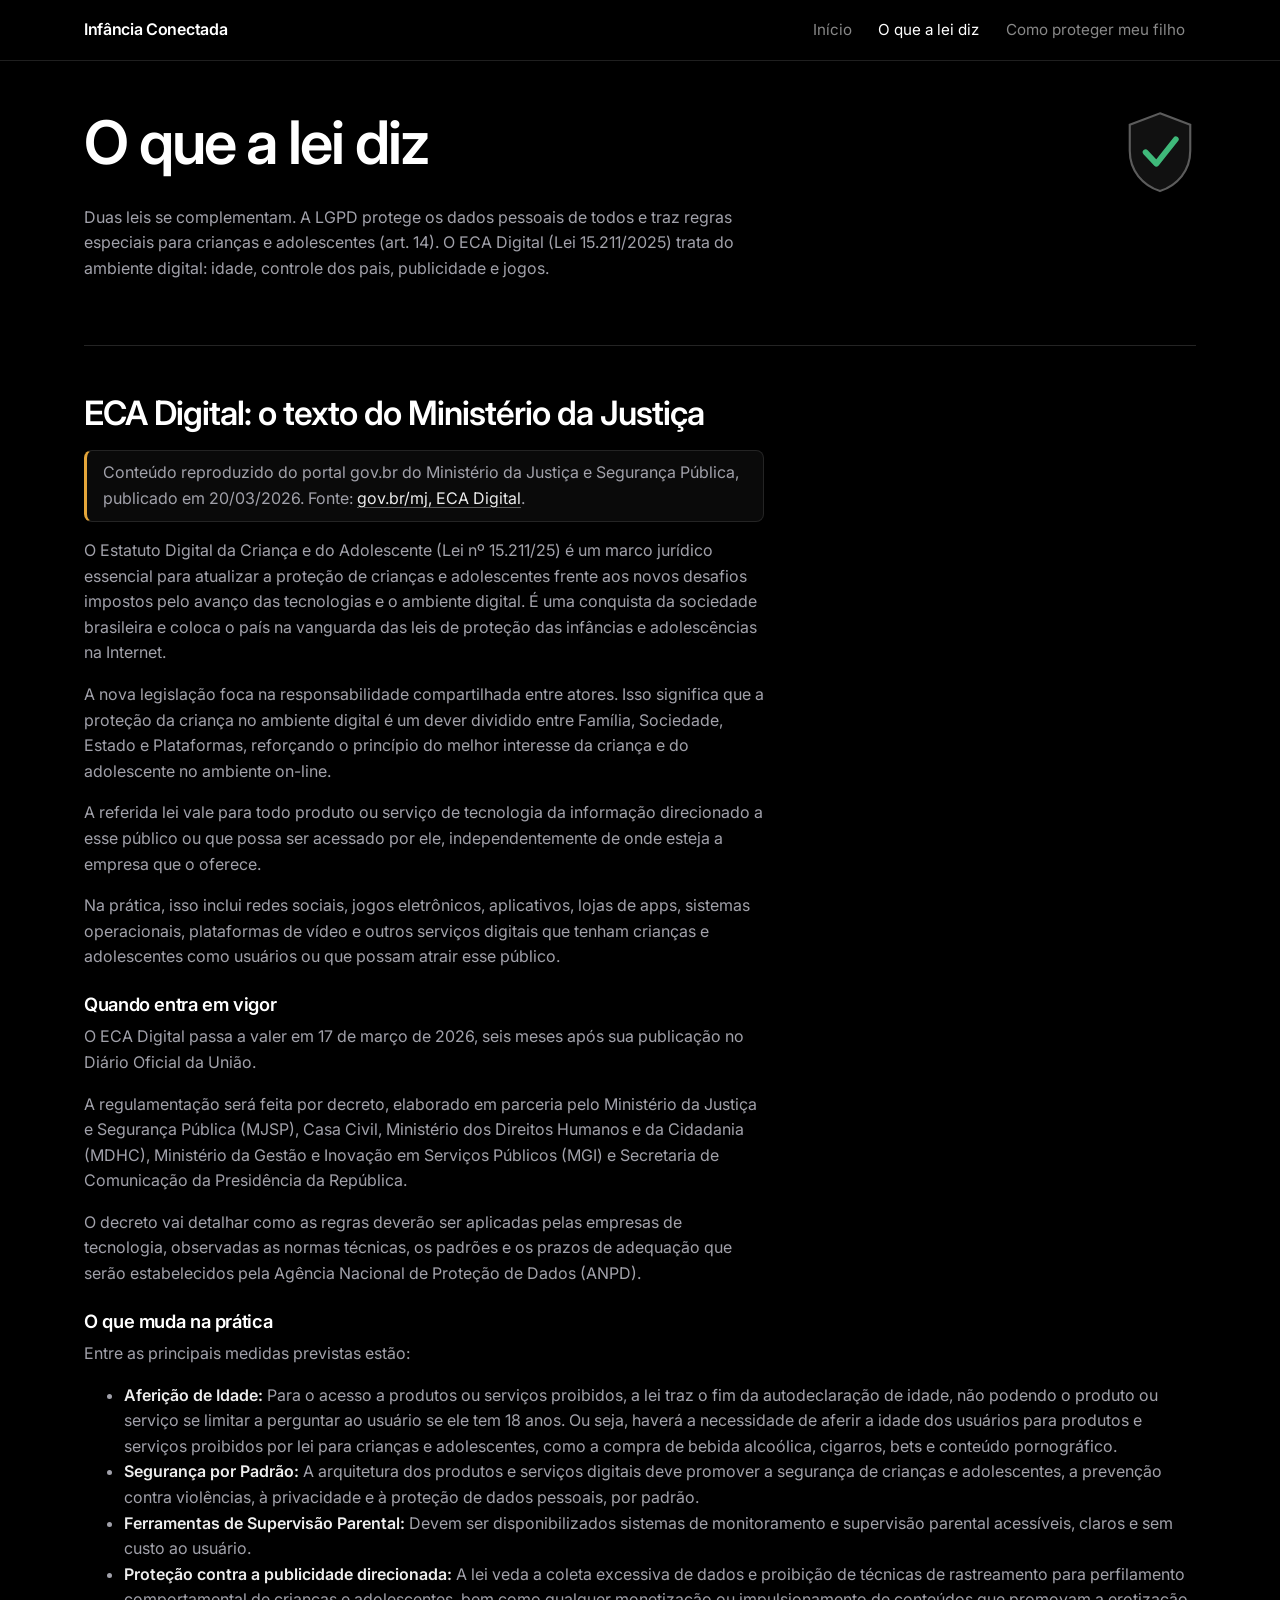
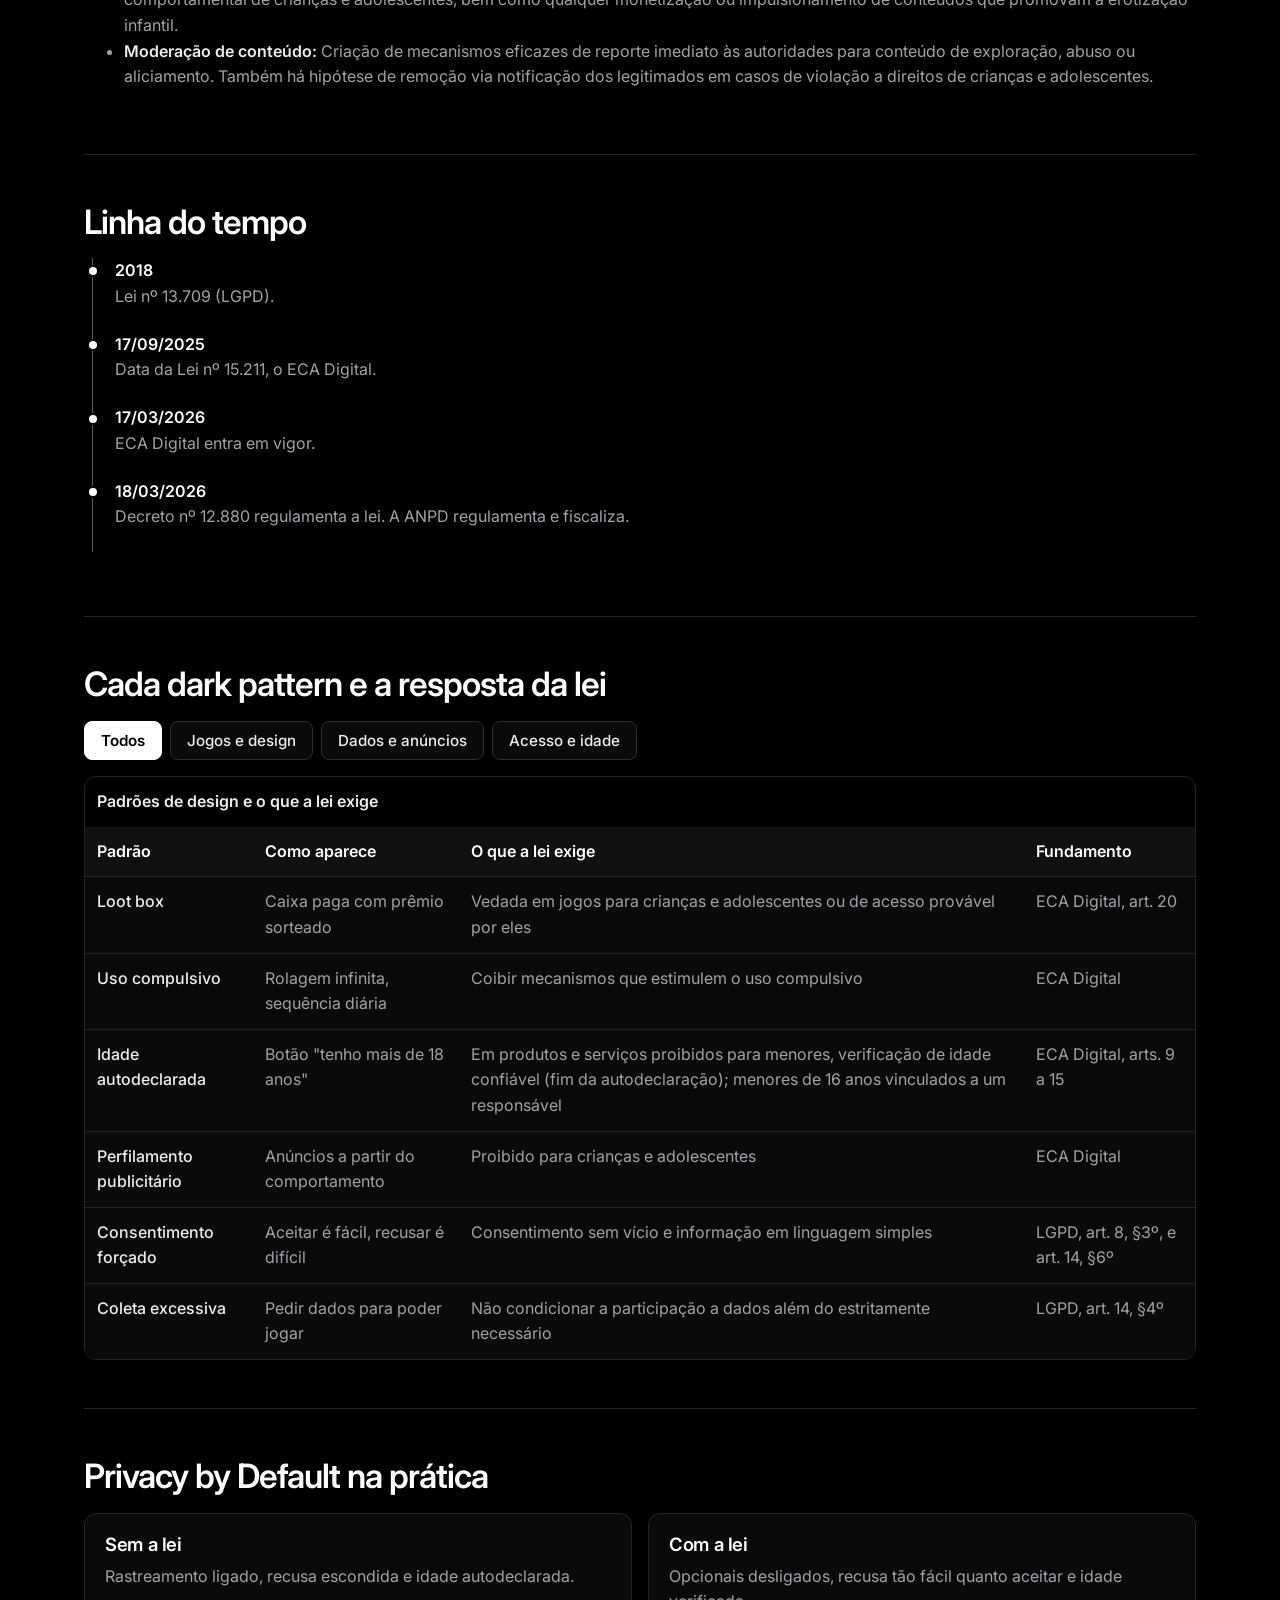
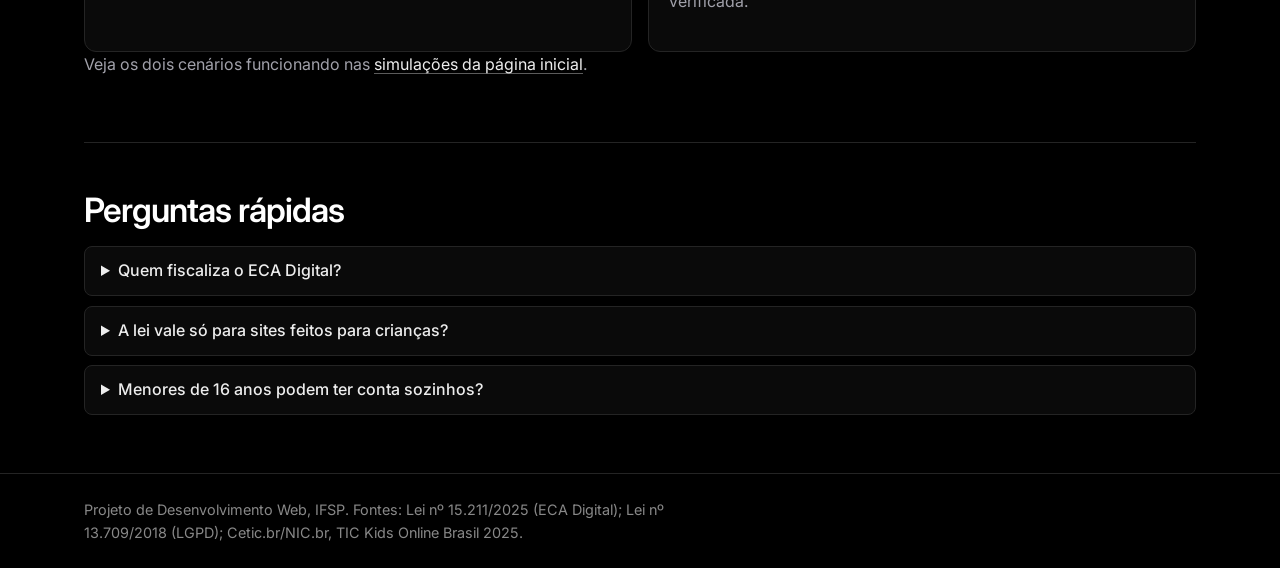
<file: law.html>
<!doctype html>
<html lang="pt-BR">
  <head>
    <meta charset="utf-8" />
    <meta name="viewport" content="width=device-width, initial-scale=1" />
    <meta name="color-scheme" content="dark" />
    <meta name="theme-color" content="#000000" />
    <title>O que a lei diz | Infância Conectada</title>
    <link rel="icon" type="image/png" href="assets/img/icon/shield.png" />
    <link rel="apple-touch-icon" href="assets/img/icon/shield.png" />
    <link rel="preconnect" href="https://fonts.googleapis.com" />
    <link rel="preconnect" href="https://fonts.gstatic.com" crossorigin />
    <link rel="stylesheet" href="https://fonts.googleapis.com/css2?family=Inter:wght@400;500;600;700&amp;display=swap" />
    <link rel="stylesheet" href="css/tokens.css" />
    <link rel="stylesheet" href="css/base.css" />
    <link rel="stylesheet" href="css/law.css" />
  </head>
  <body>
    <a class="skip" href="#main">Pular para o conteúdo</a>
    <header class="site-header">
      <div class="container bar">
        <a class="logo" href="index.html">Infância Conectada</a>
        <button type="button" class="menu-button" aria-expanded="false" aria-controls="menu">Menu</button>
        <nav aria-label="Principal">
          <ul id="menu">
            <li><a href="index.html">Início</a></li>
            <li><a href="law.html" aria-current="page">O que a lei diz</a></li>
            <li><a href="proteger.html">Como proteger meu filho</a></li>
          </ul>
        </nav>
      </div>
    </header>
    <main id="main">
      <div class="container">
        <section aria-labelledby="h-law">
          <svg
            class="shield"
            viewBox="0 0 100 120"
            role="img"
            aria-labelledby="shield-title"
          >
            <title id="shield-title">Escudo de proteção</title>
            <path
              class="shield-body"
              d="M50 6 L92 22 V58 C92 86 74 106 50 114 C26 106 8 86 8 58 V22 Z"
            />
            <path class="shield-check" d="M30 60 L45 76 L72 42" />
          </svg>
          <h1 id="h-law">O que a lei diz</h1>
          <p>
            Duas leis se complementam. A LGPD protege os dados pessoais de todos
            e traz regras especiais para crianças e adolescentes (art. 14). O
            ECA Digital (Lei 15.211/2025) trata do ambiente digital: idade,
            controle dos pais, publicidade e jogos.
          </p>
        </section>
        <section aria-labelledby="h-official">
          <h2 id="h-official">ECA Digital: o texto do Ministério da Justiça</h2>
          <p class="notice">
            Conteúdo reproduzido do portal gov.br do Ministério da Justiça e
            Segurança Pública, publicado em 20/03/2026. Fonte:
            <a
              href="https://www.gov.br/mj/pt-br/assuntos/sua-protecao/sedigi/eca-digital/eca-digital-1"
              >gov.br/mj, ECA Digital</a
            >.
          </p>
          <article>
            <p>
              O Estatuto Digital da Criança e do Adolescente (Lei nº 15.211/25)
              é um marco jurídico essencial para atualizar a proteção de
              crianças e adolescentes frente aos novos desafios impostos pelo
              avanço das tecnologias e o ambiente digital. É uma conquista da
              sociedade brasileira e coloca o país na vanguarda das leis de
              proteção das infâncias e adolescências na Internet.
            </p>
            <p>
              A nova legislação foca na responsabilidade compartilhada entre
              atores. Isso significa que a proteção da criança no ambiente
              digital é um dever dividido entre Família, Sociedade, Estado e
              Plataformas, reforçando o princípio do melhor interesse da criança
              e do adolescente no ambiente on-line.
            </p>
            <p>
              A referida lei vale para todo produto ou serviço de tecnologia da
              informação direcionado a esse público ou que possa ser acessado
              por ele, independentemente de onde esteja a empresa que o oferece.
            </p>
            <p>
              Na prática, isso inclui redes sociais, jogos eletrônicos,
              aplicativos, lojas de apps, sistemas operacionais, plataformas de
              vídeo e outros serviços digitais que tenham crianças e
              adolescentes como usuários ou que possam atrair esse público.
            </p>
            <h3>Quando entra em vigor</h3>
            <p>
              O ECA Digital passa a valer em 17 de março de 2026, seis meses
              após sua publicação no Diário Oficial da União.
            </p>
            <p>
              A regulamentação será feita por decreto, elaborado em parceria
              pelo Ministério da Justiça e Segurança Pública (MJSP), Casa Civil,
              Ministério dos Direitos Humanos e da Cidadania (MDHC), Ministério
              da Gestão e Inovação em Serviços Públicos (MGI) e Secretaria de
              Comunicação da Presidência da República.
            </p>
            <p>
              O decreto vai detalhar como as regras deverão ser aplicadas pelas
              empresas de tecnologia, observadas as normas técnicas, os padrões
              e os prazos de adequação que serão estabelecidos pela Agência
              Nacional de Proteção de Dados (ANPD).
            </p>
            <h3>O que muda na prática</h3>
            <p>Entre as principais medidas previstas estão:</p>
            <ul>
              <li>
                <strong>Aferição de Idade:</strong> Para o acesso a produtos ou
                serviços proibidos, a lei traz o fim da autodeclaração de idade,
                não podendo o produto ou serviço se limitar a perguntar ao
                usuário se ele tem 18 anos. Ou seja, haverá a necessidade de
                aferir a idade dos usuários para produtos e serviços proibidos
                por lei para crianças e adolescentes, como a compra de bebida
                alcoólica, cigarros, bets e conteúdo pornográfico.
              </li>
              <li>
                <strong>Segurança por Padrão:</strong> A arquitetura dos
                produtos e serviços digitais deve promover a segurança de
                crianças e adolescentes, a prevenção contra violências, à
                privacidade e à proteção de dados pessoais, por padrão.
              </li>
              <li>
                <strong>Ferramentas de Supervisão Parental:</strong> Devem ser
                disponibilizados sistemas de monitoramento e supervisão parental
                acessíveis, claros e sem custo ao usuário.
              </li>
              <li>
                <strong>Proteção contra a publicidade direcionada:</strong> A
                lei veda a coleta excessiva de dados e proibição de técnicas de
                rastreamento para perfilamento comportamental de crianças e
                adolescentes, bem como qualquer monetização ou impulsionamento
                de conteúdos que promovam a erotização infantil.
              </li>
              <li>
                <strong>Moderação de conteúdo:</strong> Criação de mecanismos
                eficazes de reporte imediato às autoridades para conteúdo de
                exploração, abuso ou aliciamento. Também há hipótese de remoção
                via notificação dos legitimados em casos de violação a direitos
                de crianças e adolescentes.
              </li>
            </ul>
          </article>
        </section>
        <section aria-labelledby="h-tl">
          <h2 id="h-tl">Linha do tempo</h2>
          <ol class="timeline">
            <li><time>2018</time><br />Lei nº 13.709 (LGPD).</li>
            <li>
              <time>17/09/2025</time><br />Data da Lei nº 15.211, o ECA Digital.
            </li>
            <li><time>17/03/2026</time><br />ECA Digital entra em vigor.</li>
            <li>
              <time>18/03/2026</time><br />Decreto nº 12.880 regulamenta a lei.
              A ANPD regulamenta e fiscaliza.
            </li>
          </ol>
        </section>
        <section aria-labelledby="h-tab">
          <h2 id="h-tab">Cada dark pattern e a resposta da lei</h2>
          <div class="filters" role="group" aria-label="Filtrar por tema">
            <button type="button" data-category="all" aria-pressed="true">
              Todos
            </button>
            <button type="button" data-category="games" aria-pressed="false">
              Jogos e design
            </button>
            <button type="button" data-category="data" aria-pressed="false">
              Dados e anúncios
            </button>
            <button type="button" data-category="access" aria-pressed="false">
              Acesso e idade
            </button>
          </div>
          <div class="table-scroll">
            <table>
              <caption>
                Padrões de design e o que a lei exige
              </caption>
              <thead>
                <tr>
                  <th scope="col">Padrão</th>
                  <th scope="col">Como aparece</th>
                  <th scope="col">O que a lei exige</th>
                  <th scope="col">Fundamento</th>
                </tr>
              </thead>
              <tbody>
                <tr data-category="games">
                  <td>Loot box</td>
                  <td>Caixa paga com prêmio sorteado</td>
                  <td>
                    Vedada em jogos para crianças e adolescentes ou de acesso
                    provável por eles
                  </td>
                  <td>ECA Digital, art. 20</td>
                </tr>
                <tr data-category="games">
                  <td>Uso compulsivo</td>
                  <td>Rolagem infinita, sequência diária</td>
                  <td>Coibir mecanismos que estimulem o uso compulsivo</td>
                  <td>ECA Digital</td>
                </tr>
                <tr data-category="access">
                  <td>Idade autodeclarada</td>
                  <td>Botão "tenho mais de 18 anos"</td>
                  <td>
                    Em produtos e serviços proibidos para menores, verificação
                    de idade confiável (fim da autodeclaração); menores de 16
                    anos vinculados a um responsável
                  </td>
                  <td>ECA Digital, arts. 9 a 15</td>
                </tr>
                <tr data-category="data">
                  <td>Perfilamento publicitário</td>
                  <td>Anúncios a partir do comportamento</td>
                  <td>Proibido para crianças e adolescentes</td>
                  <td>ECA Digital</td>
                </tr>
                <tr data-category="data">
                  <td>Consentimento forçado</td>
                  <td>Aceitar é fácil, recusar é difícil</td>
                  <td>
                    Consentimento sem vício e informação em linguagem simples
                  </td>
                  <td>LGPD, art. 8, §3º, e art. 14, §6º</td>
                </tr>
                <tr data-category="data">
                  <td>Coleta excessiva</td>
                  <td>Pedir dados para poder jogar</td>
                  <td>
                    Não condicionar a participação a dados além do estritamente
                    necessário
                  </td>
                  <td>LGPD, art. 14, §4º</td>
                </tr>
              </tbody>
            </table>
          </div>
        </section>
        <section aria-labelledby="h-pd">
          <h2 id="h-pd">Privacy by Default na prática</h2>
          <div class="grid">
            <article class="card">
              <h3>Sem a lei</h3>
              <p>
                Rastreamento ligado, recusa escondida e idade autodeclarada.
              </p>
            </article>
            <article class="card">
              <h3>Com a lei</h3>
              <p>
                Opcionais desligados, recusa tão fácil quanto aceitar e idade
                verificada.
              </p>
            </article>
          </div>
          <p>Veja os dois cenários funcionando nas <a href="index.html#simulacoes">simulações da página inicial</a>.</p>
        </section>
        <section aria-labelledby="h-faq">
          <h2 id="h-faq">Perguntas rápidas</h2>
          <details>
            <summary>Quem fiscaliza o ECA Digital?</summary>
            <p>
              A ANPD, que pode aplicar multas e suspender ou proibir atividades
              no Brasil.
            </p>
          </details>
          <details>
            <summary>A lei vale só para sites feitos para crianças?</summary>
            <p>
              Vale também para produtos e serviços de acesso provável por
              crianças e adolescentes.
            </p>
          </details>
          <details>
            <summary>Menores de 16 anos podem ter conta sozinhos?</summary>
            <p>O perfil precisa estar vinculado à conta de um responsável.</p>
          </details>
        </section>
      </div>
    </main>
    <footer class="site-footer">
      <div class="container">
        <p>Projeto de Desenvolvimento Web, IFSP. Fontes: Lei nº 15.211/2025 (ECA Digital); Lei nº 13.709/2018 (LGPD); Cetic.br/NIC.br, TIC Kids Online Brasil 2025.</p>
      </div>
    </footer>
    <script defer src="js/core/storage.js"></script>
    <script defer src="js/core/nav.js"></script>
    <script defer src="js/law.js"></script>
  </body>
</html>
</file>
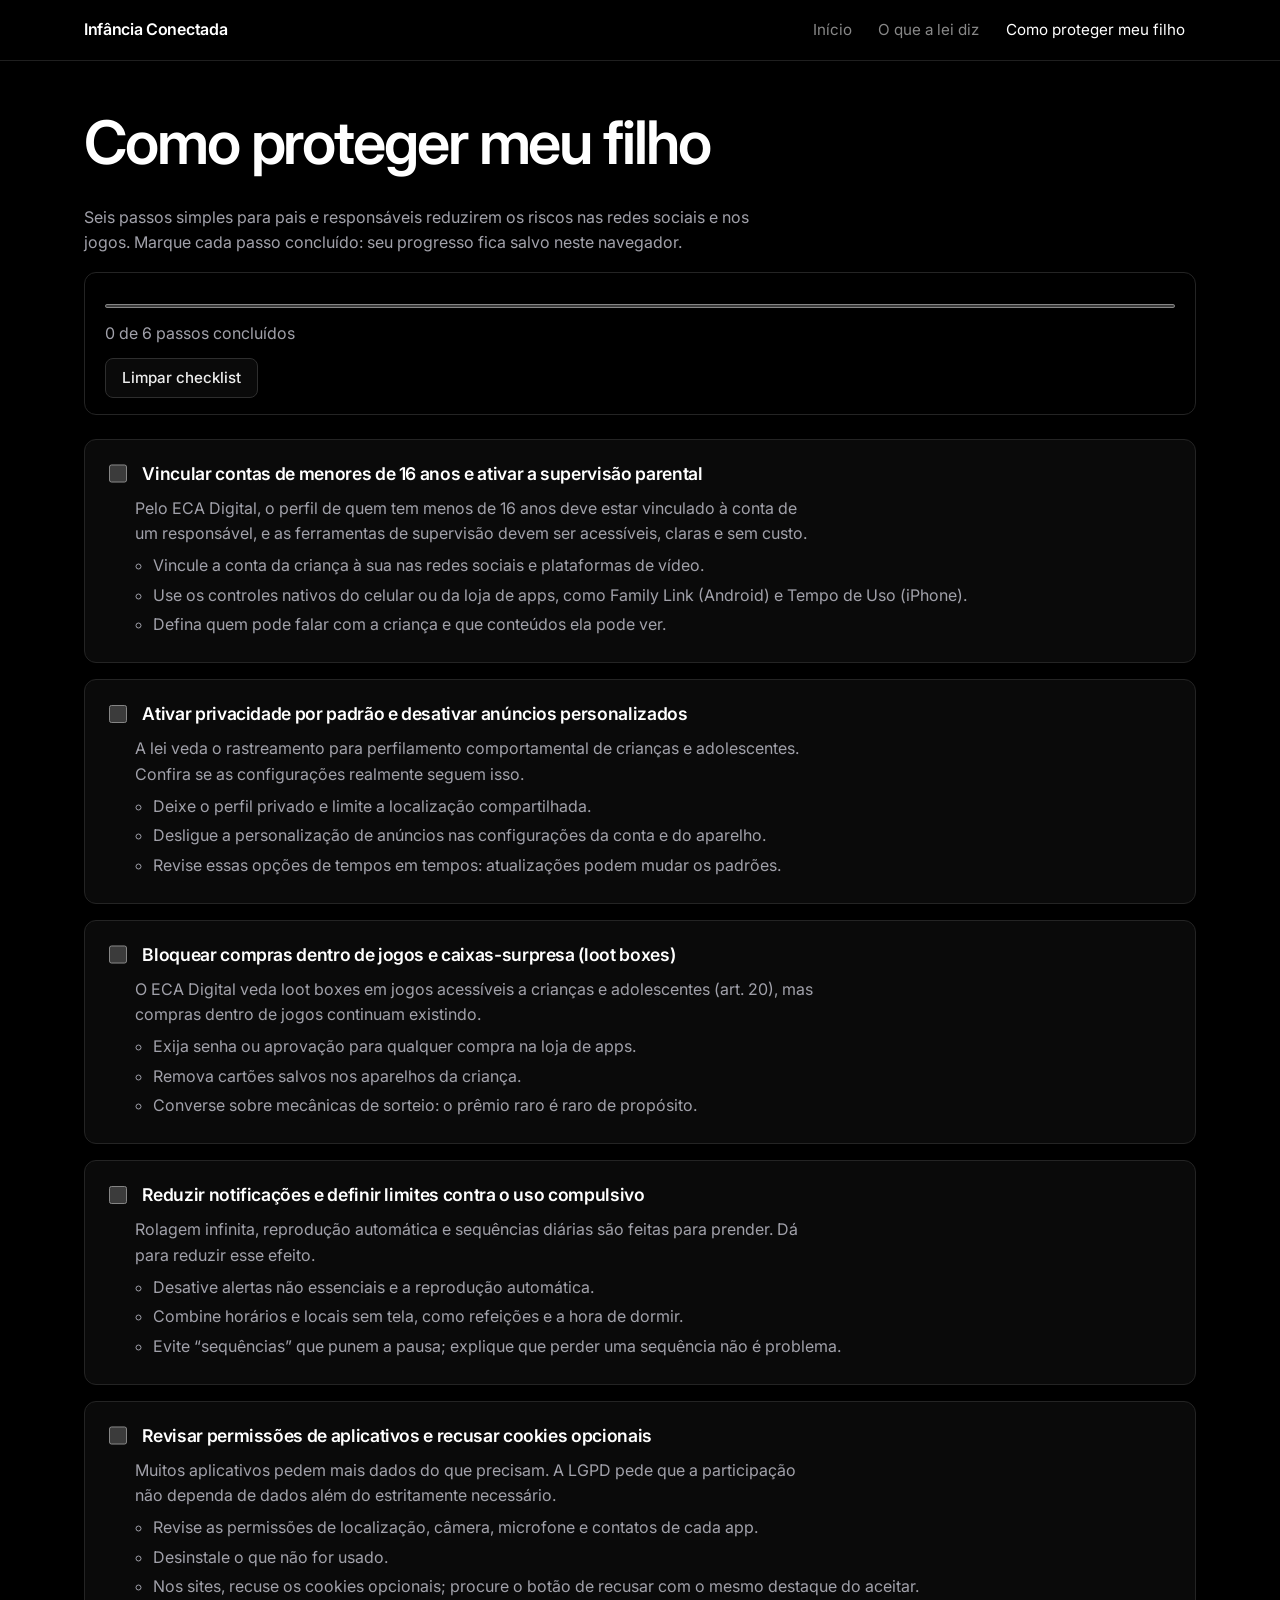
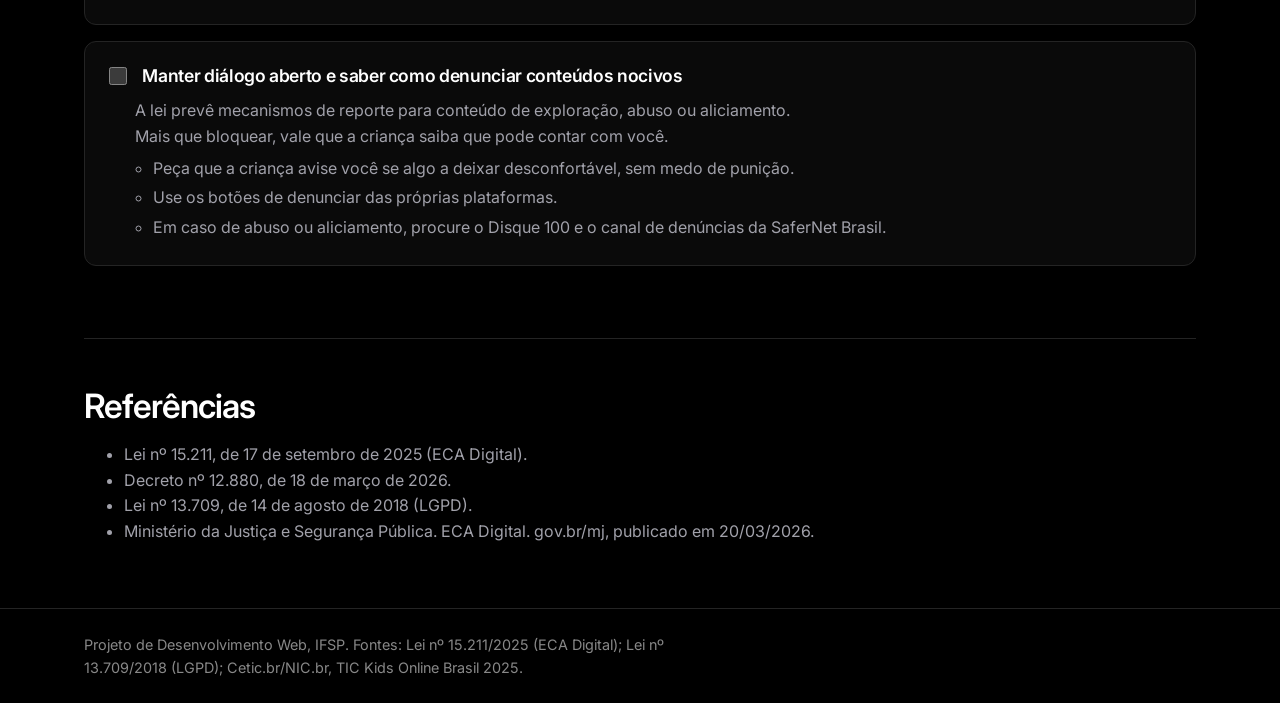
<file: proteger.html>
<!doctype html>
<html lang="pt-BR">
  <head>
    <meta charset="utf-8" />
    <meta name="viewport" content="width=device-width, initial-scale=1" />
    <meta name="color-scheme" content="dark" />
    <meta name="theme-color" content="#000000" />
    <title>Como proteger meu filho | Infância Conectada</title>
    <link rel="icon" type="image/png" href="assets/img/icon/checked.png" />
    <link rel="apple-touch-icon" href="assets/img/icon/checked.png" />
    <link rel="preconnect" href="https://fonts.googleapis.com" />
    <link rel="preconnect" href="https://fonts.gstatic.com" crossorigin />
    <link rel="stylesheet" href="https://fonts.googleapis.com/css2?family=Inter:wght@400;500;600;700&amp;display=swap" />
    <link rel="stylesheet" href="css/tokens.css" />
    <link rel="stylesheet" href="css/base.css" />
    <link rel="stylesheet" href="css/proteger.css" />
  </head>
  <body>
    <a class="skip" href="#main">Pular para o conteúdo</a>
    <header class="site-header">
      <div class="container bar">
        <a class="logo" href="index.html">Infância Conectada</a>
        <button type="button" class="menu-button" aria-expanded="false" aria-controls="menu">Menu</button>
        <nav aria-label="Principal">
          <ul id="menu">
            <li><a href="index.html">Início</a></li>
            <li><a href="law.html">O que a lei diz</a></li>
            <li><a href="proteger.html" aria-current="page">Como proteger meu filho</a></li>
          </ul>
        </nav>
      </div>
    </header>
    <main id="main">
      <div class="container">
        <section aria-labelledby="h-prot">
          <h1 id="h-prot">Como proteger meu filho</h1>
          <p>Seis passos simples para pais e responsáveis reduzirem os riscos nas redes sociais e nos jogos. Marque cada passo concluído: seu progresso fica salvo neste navegador.</p>
          <div class="check-panel">
            <progress id="check-progress" max="6" value="0" aria-labelledby="check-label"></progress>
            <p id="check-label" aria-live="polite">0 de 6 passos concluídos</p>
            <button type="button" id="check-clear">Limpar checklist</button>
          </div>
          <ol class="steps">
          <li class="step">
            <label class="step-check"><input type="checkbox" data-step="1" /> <span class="step-title">Vincular contas de menores de 16 anos e ativar a supervisão parental</span></label>
            <p>Pelo ECA Digital, o perfil de quem tem menos de 16 anos deve estar vinculado à conta de um responsável, e as ferramentas de supervisão devem ser acessíveis, claras e sem custo.</p>
            <ul>
              <li>Vincule a conta da criança à sua nas redes sociais e plataformas de vídeo.</li>
              <li>Use os controles nativos do celular ou da loja de apps, como Family Link (Android) e Tempo de Uso (iPhone).</li>
              <li>Defina quem pode falar com a criança e que conteúdos ela pode ver.</li>
            </ul>
          </li>
          <li class="step">
            <label class="step-check"><input type="checkbox" data-step="2" /> <span class="step-title">Ativar privacidade por padrão e desativar anúncios personalizados</span></label>
            <p>A lei veda o rastreamento para perfilamento comportamental de crianças e adolescentes. Confira se as configurações realmente seguem isso.</p>
            <ul>
              <li>Deixe o perfil privado e limite a localização compartilhada.</li>
              <li>Desligue a personalização de anúncios nas configurações da conta e do aparelho.</li>
              <li>Revise essas opções de tempos em tempos: atualizações podem mudar os padrões.</li>
            </ul>
          </li>
          <li class="step">
            <label class="step-check"><input type="checkbox" data-step="3" /> <span class="step-title">Bloquear compras dentro de jogos e caixas-surpresa (loot boxes)</span></label>
            <p>O ECA Digital veda loot boxes em jogos acessíveis a crianças e adolescentes (art. 20), mas compras dentro de jogos continuam existindo.</p>
            <ul>
              <li>Exija senha ou aprovação para qualquer compra na loja de apps.</li>
              <li>Remova cartões salvos nos aparelhos da criança.</li>
              <li>Converse sobre mecânicas de sorteio: o prêmio raro é raro de propósito.</li>
            </ul>
          </li>
          <li class="step">
            <label class="step-check"><input type="checkbox" data-step="4" /> <span class="step-title">Reduzir notificações e definir limites contra o uso compulsivo</span></label>
            <p>Rolagem infinita, reprodução automática e sequências diárias são feitas para prender. Dá para reduzir esse efeito.</p>
            <ul>
              <li>Desative alertas não essenciais e a reprodução automática.</li>
              <li>Combine horários e locais sem tela, como refeições e a hora de dormir.</li>
              <li>Evite “sequências” que punem a pausa; explique que perder uma sequência não é problema.</li>
            </ul>
          </li>
          <li class="step">
            <label class="step-check"><input type="checkbox" data-step="5" /> <span class="step-title">Revisar permissões de aplicativos e recusar cookies opcionais</span></label>
            <p>Muitos aplicativos pedem mais dados do que precisam. A LGPD pede que a participação não dependa de dados além do estritamente necessário.</p>
            <ul>
              <li>Revise as permissões de localização, câmera, microfone e contatos de cada app.</li>
              <li>Desinstale o que não for usado.</li>
              <li>Nos sites, recuse os cookies opcionais; procure o botão de recusar com o mesmo destaque do aceitar.</li>
            </ul>
          </li>
          <li class="step">
            <label class="step-check"><input type="checkbox" data-step="6" /> <span class="step-title">Manter diálogo aberto e saber como denunciar conteúdos nocivos</span></label>
            <p>A lei prevê mecanismos de reporte para conteúdo de exploração, abuso ou aliciamento. Mais que bloquear, vale que a criança saiba que pode contar com você.</p>
            <ul>
              <li>Peça que a criança avise você se algo a deixar desconfortável, sem medo de punição.</li>
              <li>Use os botões de denunciar das próprias plataformas.</li>
              <li>Em caso de abuso ou aliciamento, procure o Disque 100 e o canal de denúncias da SaferNet Brasil.</li>
            </ul>
          </li>
          </ol>
        </section>
        <section aria-labelledby="h-ref">
          <h2 id="h-ref">Referências</h2>
          <ul>
            <li>Lei nº 15.211, de 17 de setembro de 2025 (ECA Digital).</li>
            <li>Decreto nº 12.880, de 18 de março de 2026.</li>
            <li>Lei nº 13.709, de 14 de agosto de 2018 (LGPD).</li>
            <li>Ministério da Justiça e Segurança Pública. ECA Digital. gov.br/mj, publicado em 20/03/2026.</li>
          </ul>
        </section>
      </div>
    </main>
    <footer class="site-footer">
      <div class="container">
        <p>Projeto de Desenvolvimento Web, IFSP. Fontes: Lei nº 15.211/2025 (ECA Digital); Lei nº 13.709/2018 (LGPD); Cetic.br/NIC.br, TIC Kids Online Brasil 2025.</p>
      </div>
    </footer>
    <script defer src="js/core/storage.js"></script>
    <script defer src="js/core/nav.js"></script>
    <script defer src="js/checklist.js"></script>
  </body>
</html>
</file>
<file: css/tokens.css>
:root {
  color-scheme: dark;
  --bg: #000000;
  --card: #0a0a0a;
  --card-hover: #111111;
  --line: #242424;
  --line-strong: #2e2e2e;
  --line-hover: #5c5c5c;
  --fg: #ededed;
  --fg-strong: #ffffff;
  --muted: #a1a1aa;
  --muted-2: #888888;
  --ok: #3fb97a;
  --warn: #e5a63a;
  --danger: #e5534b;
  --info: #52a8ff;
  --radius: 8px;
  --radius-lg: 12px;
  --font: "Inter", system-ui, -apple-system, "Segoe UI", Roboto, sans-serif;
}
</file>
<file: css/base.css>
*,
*::before,
*::after {
  box-sizing: border-box;
}
html {
  -webkit-text-size-adjust: 100%;
  scroll-behavior: smooth;
}
body {
  margin: 0;
  font-family: var(--font);
  background: var(--bg);
  color: var(--fg);
  line-height: 1.6;
  -webkit-font-smoothing: antialiased;
}
h1,
h2,
h3,
h4 {
  font-family: var(--font);
  color: var(--fg-strong);
  font-weight: 600;
  line-height: 1.15;
  letter-spacing: -0.03em;
  margin: 0 0 0.5em;
}
h1 {
  font-size: clamp(2.25rem, 6vw, 3.75rem);
  letter-spacing: -0.035em;
  line-height: 1.1;
}
h2 {
  font-size: clamp(1.5rem, 3.2vw, 2.1rem);
}
h3 {
  font-size: 1.15rem;
  letter-spacing: -0.02em;
}
p,
li,
dd {
  color: var(--muted);
}
p {
  max-width: 68ch;
  margin: 0 0 1em;
}
strong {
  color: var(--fg);
  font-weight: 600;
}
a {
  color: var(--fg);
  text-underline-offset: 3px;
  text-decoration-color: var(--line-hover);
}
a:hover {
  text-decoration-color: var(--fg-strong);
}
small {
  color: var(--muted-2);
}
.container {
  max-width: 72rem;
  margin: 0 auto;
  padding: 0 1.25rem;
}
section {
  padding: 3rem 0;
}
section + section {
  border-top: 1px solid var(--line);
}
.skip {
  position: absolute;
  left: -999px;
  top: 0;
  background: #fff;
  color: #000;
  padding: 0.5rem 1rem;
  z-index: 100;
  font-weight: 600;
}
.skip:focus {
  left: 0;
}
.site-header {
  position: sticky;
  top: 0;
  z-index: 50;
  background: #000;
  border-bottom: 1px solid #1f1f1f;
}
.bar {
  display: flex;
  flex-wrap: wrap;
  align-items: center;
  gap: 0.5rem 1rem;
  padding-top: 0.75rem;
  padding-bottom: 0.75rem;
}
.logo {
  font-weight: 600;
  letter-spacing: -0.02em;
  text-decoration: none;
  color: var(--fg-strong);
  margin-right: auto;
}
nav ul {
  display: flex;
  gap: 0.25rem;
  list-style: none;
  margin: 0;
  padding: 0;
}
nav a {
  display: block;
  color: var(--muted-2);
  padding: 0.35rem 0.7rem;
  text-decoration: none;
  border-radius: 6px;
  font-size: 0.95rem;
}
nav a:hover,
nav a[aria-current="page"] {
  color: var(--fg-strong);
}
.menu-button {
  display: none;
}
button,
.button {
  font: inherit;
  font-size: 0.95rem;
  font-weight: 500;
  cursor: pointer;
  border: 1px solid var(--line-strong);
  background: var(--card);
  color: var(--fg);
  padding: 0.5rem 1rem;
  border-radius: var(--radius);
  text-decoration: none;
  display: inline-block;
  line-height: 1.4;
  transition:
    border-color 0.15s,
    background-color 0.15s;
}
button:hover:not(:disabled),
.button:hover {
  border-color: var(--line-hover);
  background: var(--card-hover);
}
.button-primary {
  background: #fff;
  color: #000;
  border-color: #fff;
  font-weight: 600;
}
button.button-primary:hover:not(:disabled),
.button-primary:hover {
  background: #d4d4d4;
  border-color: #d4d4d4;
}
button:disabled {
  opacity: 0.45;
  cursor: not-allowed;
}
:focus-visible {
  outline: 2px solid #fff;
  outline-offset: 3px;
}
.grid {
  display: grid;
  grid-template-columns: repeat(auto-fit, minmax(15rem, 1fr));
  gap: 1rem;
}
.card {
  background: var(--card);
  border: 1px solid var(--line);
  border-radius: var(--radius-lg);
  padding: 1.25rem;
}
.card h3 {
  margin-top: 0;
}
.notice {
  border: 1px solid var(--line);
  border-left: 3px solid var(--warn);
  border-radius: var(--radius);
  padding: 0.6rem 1rem;
  background: var(--card);
}
dialog {
  max-width: 30rem;
  width: 92%;
  border: 1px solid var(--line-strong);
  border-radius: var(--radius-lg);
  background: var(--card);
  color: var(--fg);
  padding: 1.5rem;
}
dialog::backdrop {
  background: rgba(0, 0, 0, 0.75);
}
details {
  border: 1px solid var(--line);
  border-radius: var(--radius);
  padding: 0.7rem 1rem;
  margin: 0.6rem 0;
  background: var(--card);
}
details[open] {
  background: var(--card-hover);
}
summary {
  cursor: pointer;
  font-weight: 500;
  color: var(--fg);
}
details p:last-child {
  margin-bottom: 0;
}
.site-footer {
  border-top: 1px solid var(--line);
  padding: 1.5rem 0;
  font-size: 0.9rem;
}
.site-footer p {
  color: var(--muted-2);
  margin: 0;
}
[hidden] {
  display: none !important;
}
@media (max-width: 48rem) {
  .menu-button {
    display: inline-block;
  }
  nav {
    width: 100%;
  }
  nav ul {
    display: none;
    flex-direction: column;
    width: 100%;
  }
  nav ul.open {
    display: flex;
  }
  section {
    padding: 2.25rem 0;
  }
}
@media (prefers-reduced-motion: reduce) {
  html {
    scroll-behavior: auto;
  }
  *,
  *::before,
  *::after {
    animation: none !important;
    transition: none !important;
  }
}
</file>
<file: css/law.css>
.filters {
  display: flex;
  flex-wrap: wrap;
  gap: 0.5rem;
  margin: 1rem 0;
}
.filters button[aria-pressed="true"] {
  background: #fff;
  color: #000;
  border-color: #fff;
  font-weight: 600;
}
.table-scroll {
  overflow-x: auto;
  border: 1px solid var(--line);
  border-radius: var(--radius-lg);
}
table {
  border-collapse: collapse;
  width: 100%;
  min-width: 42rem;
  background: var(--card);
}
caption {
  text-align: left;
  padding: 0.75rem;
  font-weight: 600;
  color: var(--fg);
  caption-side: top;
}
th,
td {
  border-bottom: 1px solid var(--line);
  padding: 0.75rem;
  text-align: left;
  vertical-align: top;
  color: var(--muted);
}
td:first-child {
  color: var(--fg);
  font-weight: 500;
}
th {
  color: var(--fg-strong);
  font-weight: 600;
  background: var(--card-hover);
}
tbody tr:last-child td {
  border-bottom: 0;
}
.timeline {
  list-style: none;
  padding: 0;
  border-left: 1px solid var(--line-hover);
  margin-left: 0.5rem;
}
.timeline li {
  padding: 0 0 1.4rem 1.4rem;
  position: relative;
}
.timeline li::before {
  content: "";
  position: absolute;
  left: -0.4rem;
  top: 0.45rem;
  width: 0.75rem;
  height: 0.75rem;
  border-radius: 50%;
  background: #fff;
  border: 2px solid var(--bg);
}
.timeline time {
  font-weight: 600;
  color: var(--fg-strong);
}
.shield {
  width: 4.5rem;
  height: auto;
  float: right;
  margin: 0 0 1rem 1rem;
}
.shield-body {
  fill: var(--card-hover);
  stroke: var(--line-hover);
  stroke-width: 3;
}
.shield-check {
  fill: none;
  stroke: var(--ok);
  stroke-width: 8;
  stroke-linecap: round;
  stroke-linejoin: round;
}
article h3 {
  margin-top: 1.5rem;
}
</file>
<file: css/proteger.css>
.steps {
  list-style: none;
  padding: 0;
  margin: 1.5rem 0;
  display: grid;
  gap: 1rem;
}
.step {
  background: var(--card);
  border: 1px solid var(--line);
  border-radius: var(--radius-lg);
  padding: 1.25rem;
  transition: border-color 0.15s;
}
.step:hover {
  border-color: var(--line-strong);
}
.step.done {
  border-color: var(--ok);
}
.step-check {
  display: flex;
  gap: 0.75rem;
  align-items: flex-start;
  cursor: pointer;
}
.step-check input {
  width: 1.15rem;
  height: 1.15rem;
  margin-top: 0.3rem;
  accent-color: #fff;
  flex-shrink: 0;
}
.step-title {
  font-size: 1.1rem;
  font-weight: 600;
  letter-spacing: -0.02em;
  color: var(--fg-strong);
}
.step p {
  margin: 0.5rem 0 0.4rem 1.9rem;
}
.step ul {
  margin: 0 0 0 1.9rem;
  padding-left: 1.1rem;
}
.step li {
  margin: 0.25rem 0;
}
.check-panel {
  position: sticky;
  top: 4rem;
  z-index: 10;
  background: var(--bg);
  border: 1px solid var(--line);
  border-radius: var(--radius-lg);
  padding: 1rem 1.25rem;
}
.check-panel p {
  margin: 0.4rem 0 0.75rem;
}
progress {
  width: 100%;
  height: 0.5rem;
  accent-color: #fff;
}
</file>
